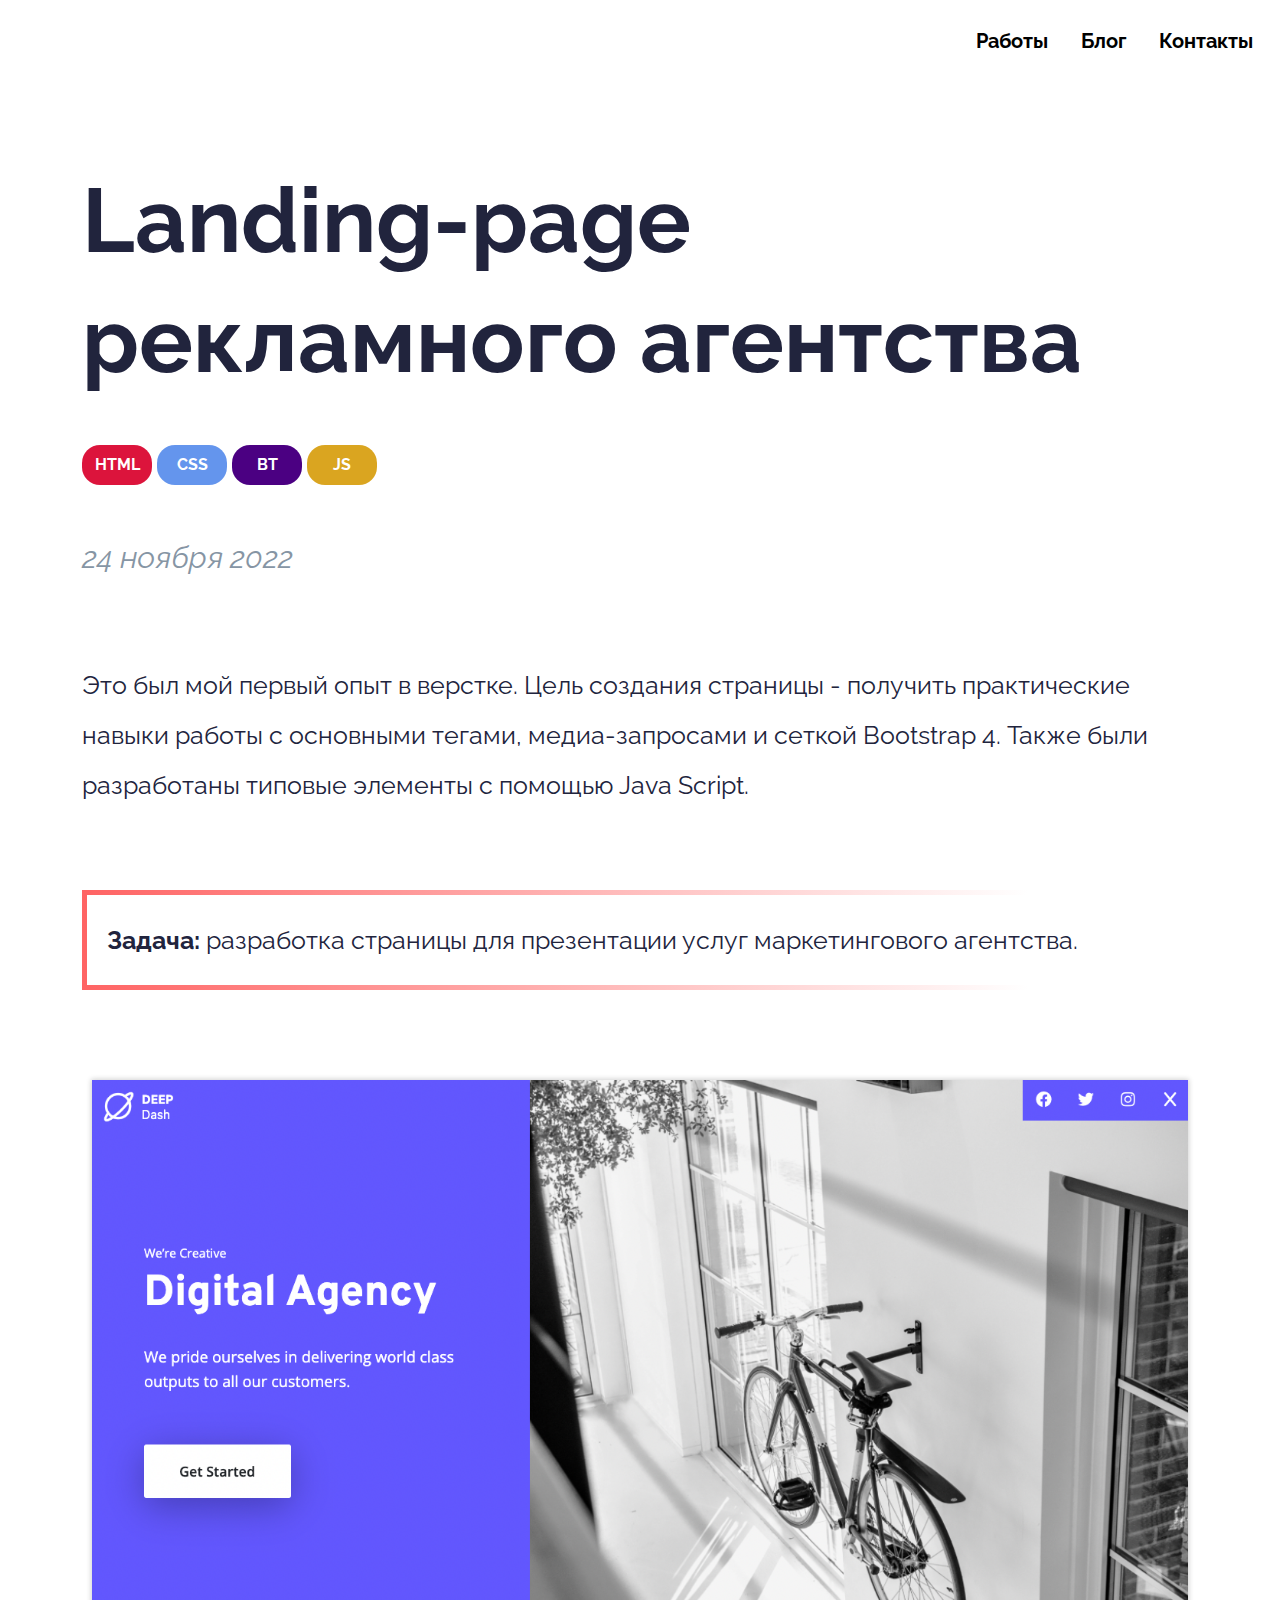
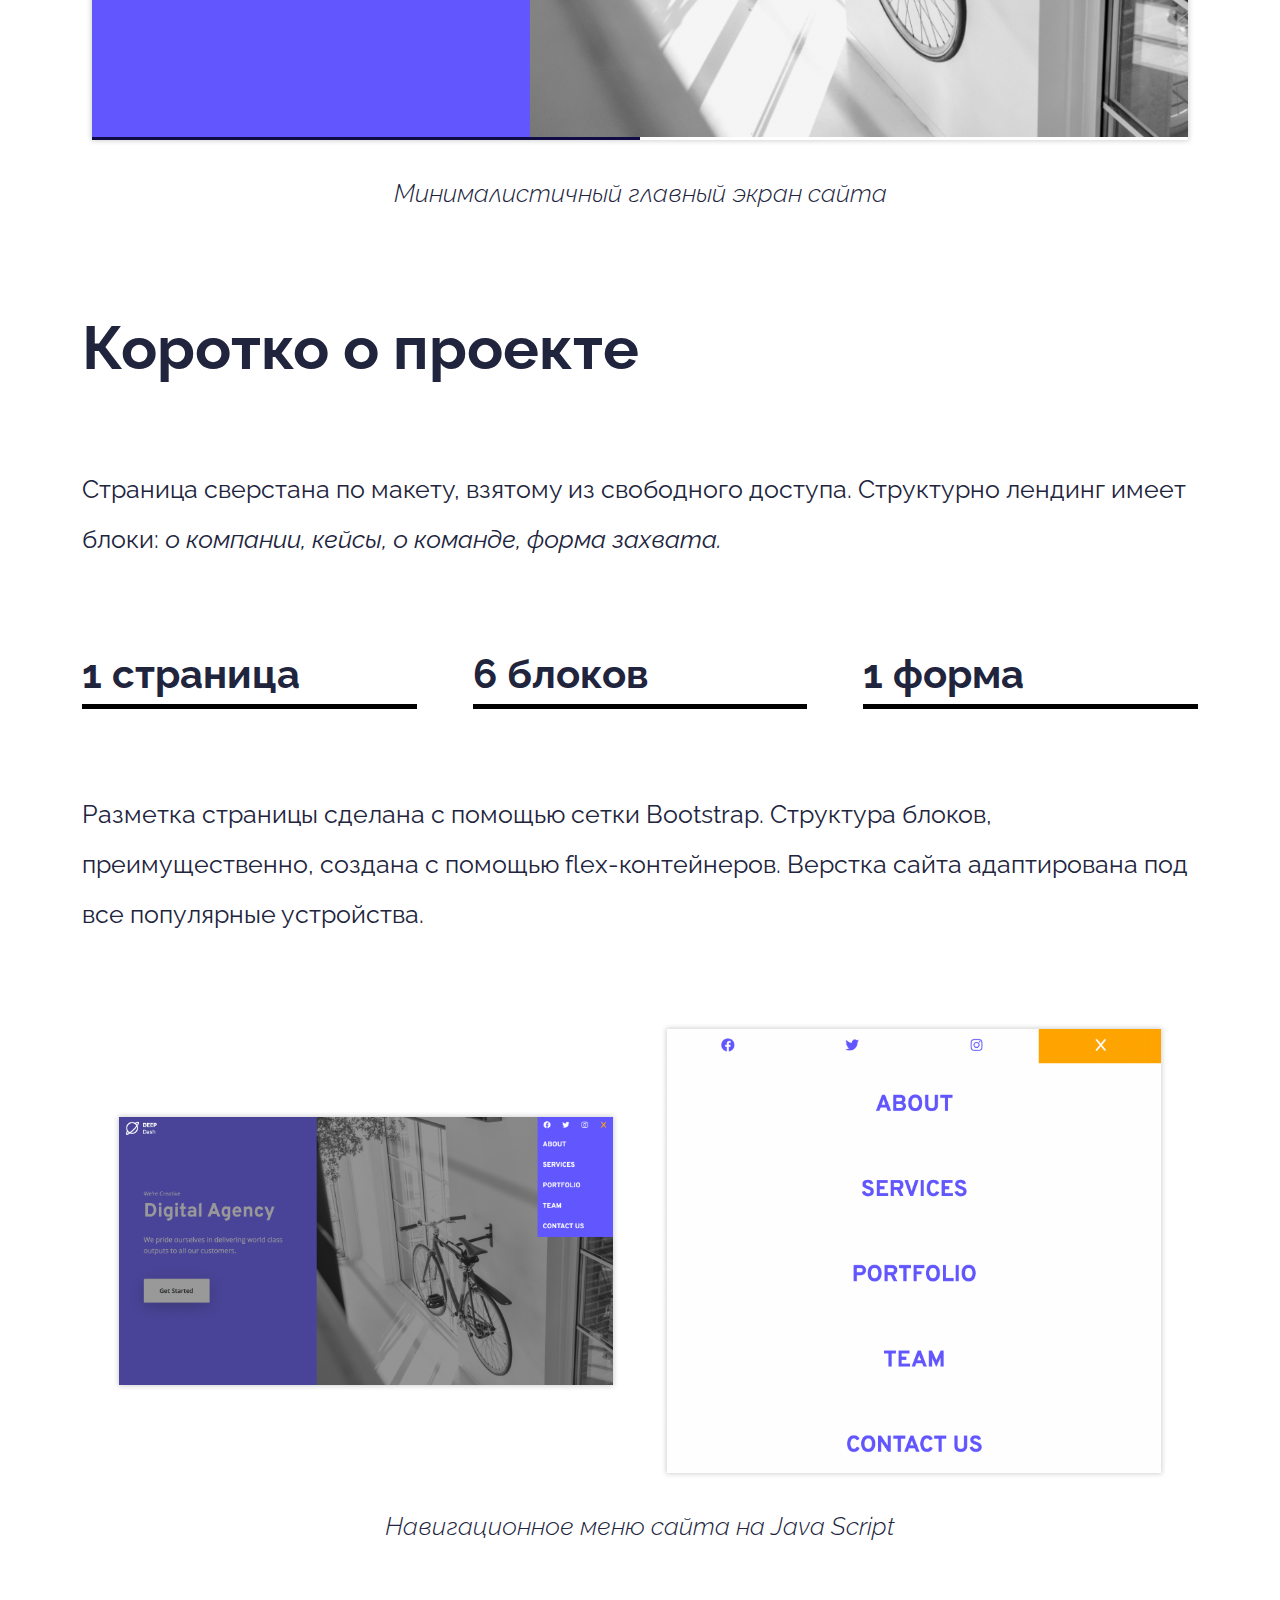
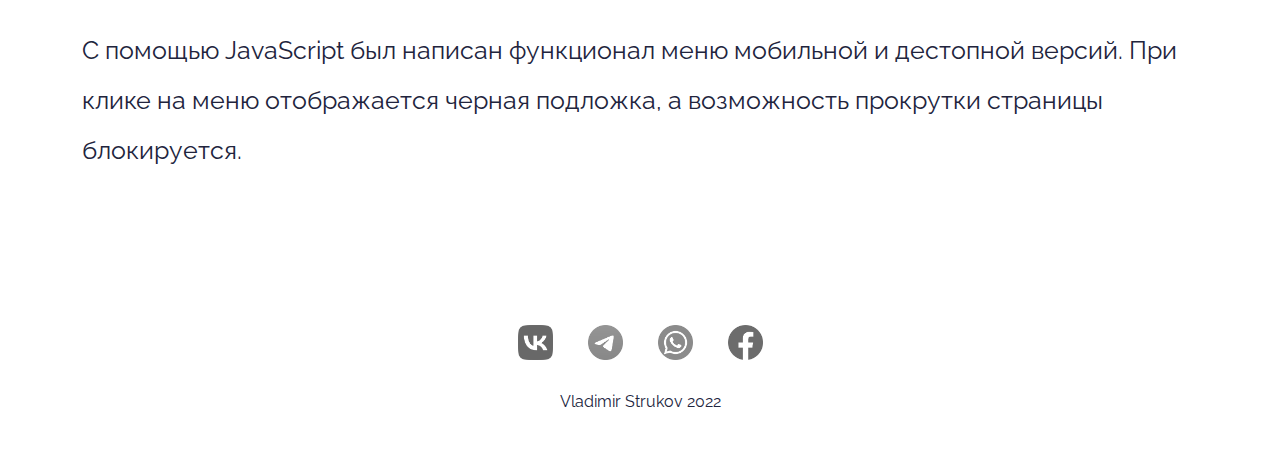
<file: digital-agency.html>
<!DOCTYPE html>
<html lang="ru">
<head>
    <meta charset="UTF-8">
    <meta http-equiv="X-UA-Compatible" content="IE=edge">
    <meta name="viewport" content="width=device-width, initial-scale=1.0">
    <title>Кейс. Digital Agency</title>
    <link href="less/main.less" type="text/css" rel="stylesheet/less"/>
    <link href="css/fonts.css" rel="stylesheet"/>
    <script src="js/less.min.js" type="text/javascript"></script>
</head>
<body>
<header>
        <div class="header">
            <a href="works.html" class="header__point">Работы</a>
            <a href="#blog" class="header__point">Блог</a>
            <a href="#" class="header__point">Контакты</a> 
        </div>
        <div class="menu">
            <div class="menu-button">
                <img src="img/menu.png" alt="menu-picture">
            </div>
            <div class="menu-points menu-points_hidden">
                <a href="works.html" class="menu-points__point">Работы</a>
                <a href="#works" class="menu-points__point">Блог</a>
                <a href="#works" class="menu-points__point">Контакты</a>
            </div>
        </div>      
</header>
<div class="container">
    <div class="row">
        <div class="col-12">
            <h1 class="works-page-title">Landing-page рекламного агентства</h1>
            <div class="works-tags works-tags_large">
                <p class="works-tags__tag works-tags__tag-html">HTML</p>
                <p class="works-tags__tag works-tags__tag-css">CSS</p>
                <p class="works-tags__tag works-tags__tag-bt">BT</p>
                <p class="works-tags__tag works-tags__tag-js">JS</p>
            </div>
            <time datetime="2022-11-24" class = "time">24 ноября 2022</time>
            <p class="article-text">
                Это был мой первый опыт в верстке. Цель создания страницы - получить практические навыки работы с основными тегами, медиа-запросами и сеткой Bootstrap 4. Также были разработаны типовые элементы с помощью Java Script.
            </p>
            <p class="article-text article-text_important">
                <strong>Задача:</strong> разработка страницы для презентации услуг маркетингового агентства.
            </p>
            <section class="img-container">
                <img src="img/case1/site1.png" alt="Главный экран сайта" class="img-container__img">
            </section>
            <p class="img-description">Минималистичный главный экран сайта</p>
            <h2 class="works-page-subtitle">Коротко о проекте</h2>
            <p class="article-text">
                Страница сверстана по макету, взятому из свободного доступа. Структурно лендинг имеет блоки: <em>о компании, кейсы, о команде, форма захвата.</em> 
            </p>
            <section class="works-numbers">
                <div class="works-numbers__number">
                    1 страница
                </div>
                <div class="works-numbers__number">
                    6 блоков
                </div>
                <div class="works-numbers__number">
                    1 форма
                </div>
            </section>
            <p class="article-text">
                Разметка страницы сделана с помощью сетки Bootstrap. Структура блоков, преимущественно, создана с помощью flex-контейнеров. Верстка сайта адаптирована под все популярные устройства.
            </p>
            <section class="img-double">
                <img src="img/case1/desktop-menu.png" alt="desktop-menu" class="img-double__img">
                <img src="img/case1/mobile-menu.png" alt="mobile-menu" class="img-double__img">
            </section>
            <p class="img-description">Навигационное меню сайта на Java Script</p>
            <p class="article-text">С помощью JavaScript был написан функционал меню мобильной и дестопной версий. При клике на меню отображается черная подложка, а возможность прокрутки страницы блокируется.</p>
        </div>
    </div>
</div>
<footer>
    <div class="container">
        <div class="row">
            <div class="col-12">
                <div class="social-buttons">
                    <a href="https://vk.com/ymonitor"><img src="img/social/vk.png" alt="VK"></a>
                    <a href="https://www.t.me/hot_marketer"><img src="img/social/tg.png" alt="Telegram"></a>
                    <a href="https://api.whatsapp.com/send?phone=79001334098"><img src="img/social/wa.png" alt="WhatsApp"></a>
                    <a href="https://www.facebook.com/profile.php?id=100086349682973"><img src="img/social/fb.png" alt="Facebook"></a>
                </div>
                <div class="copyright">
                    <p>Vladimir Strukov 2022</p>
                </div>
            </div>
        </div>
    </div>
</footer>
</body>
</html>
</file>
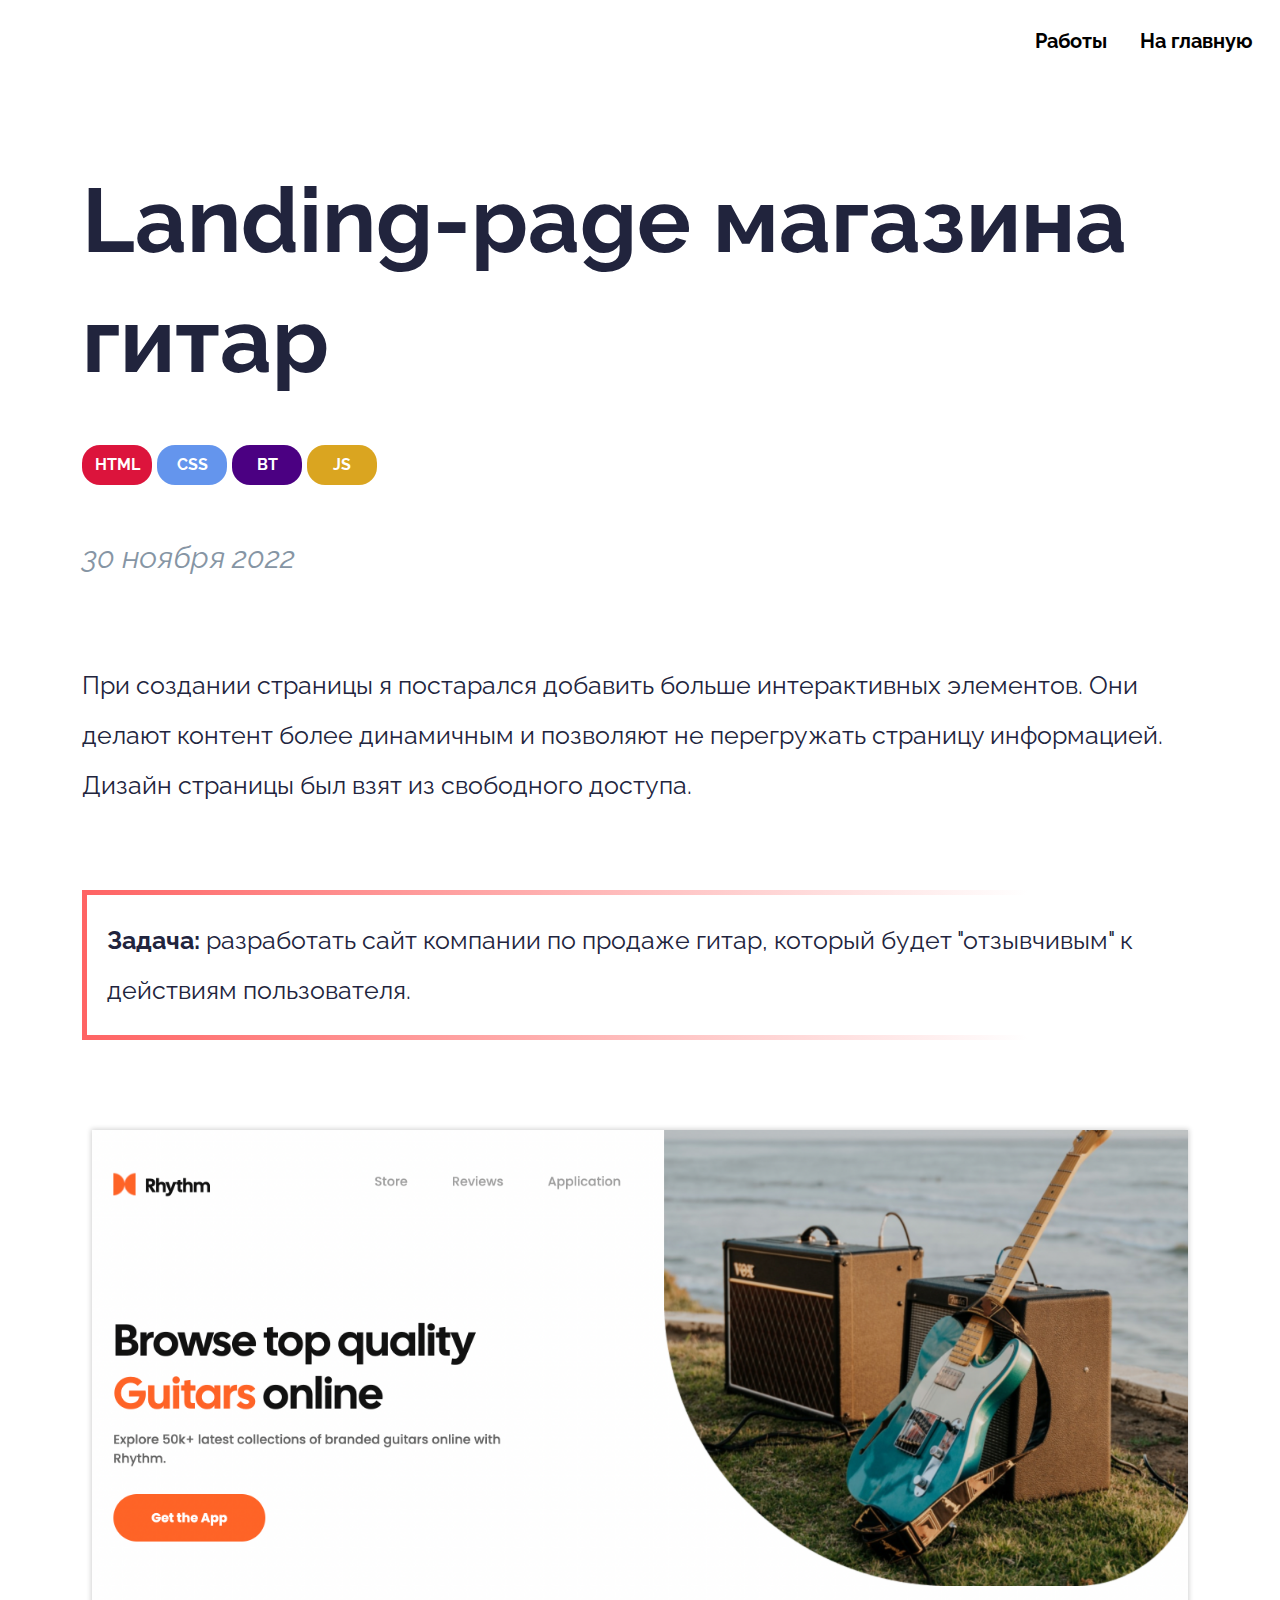
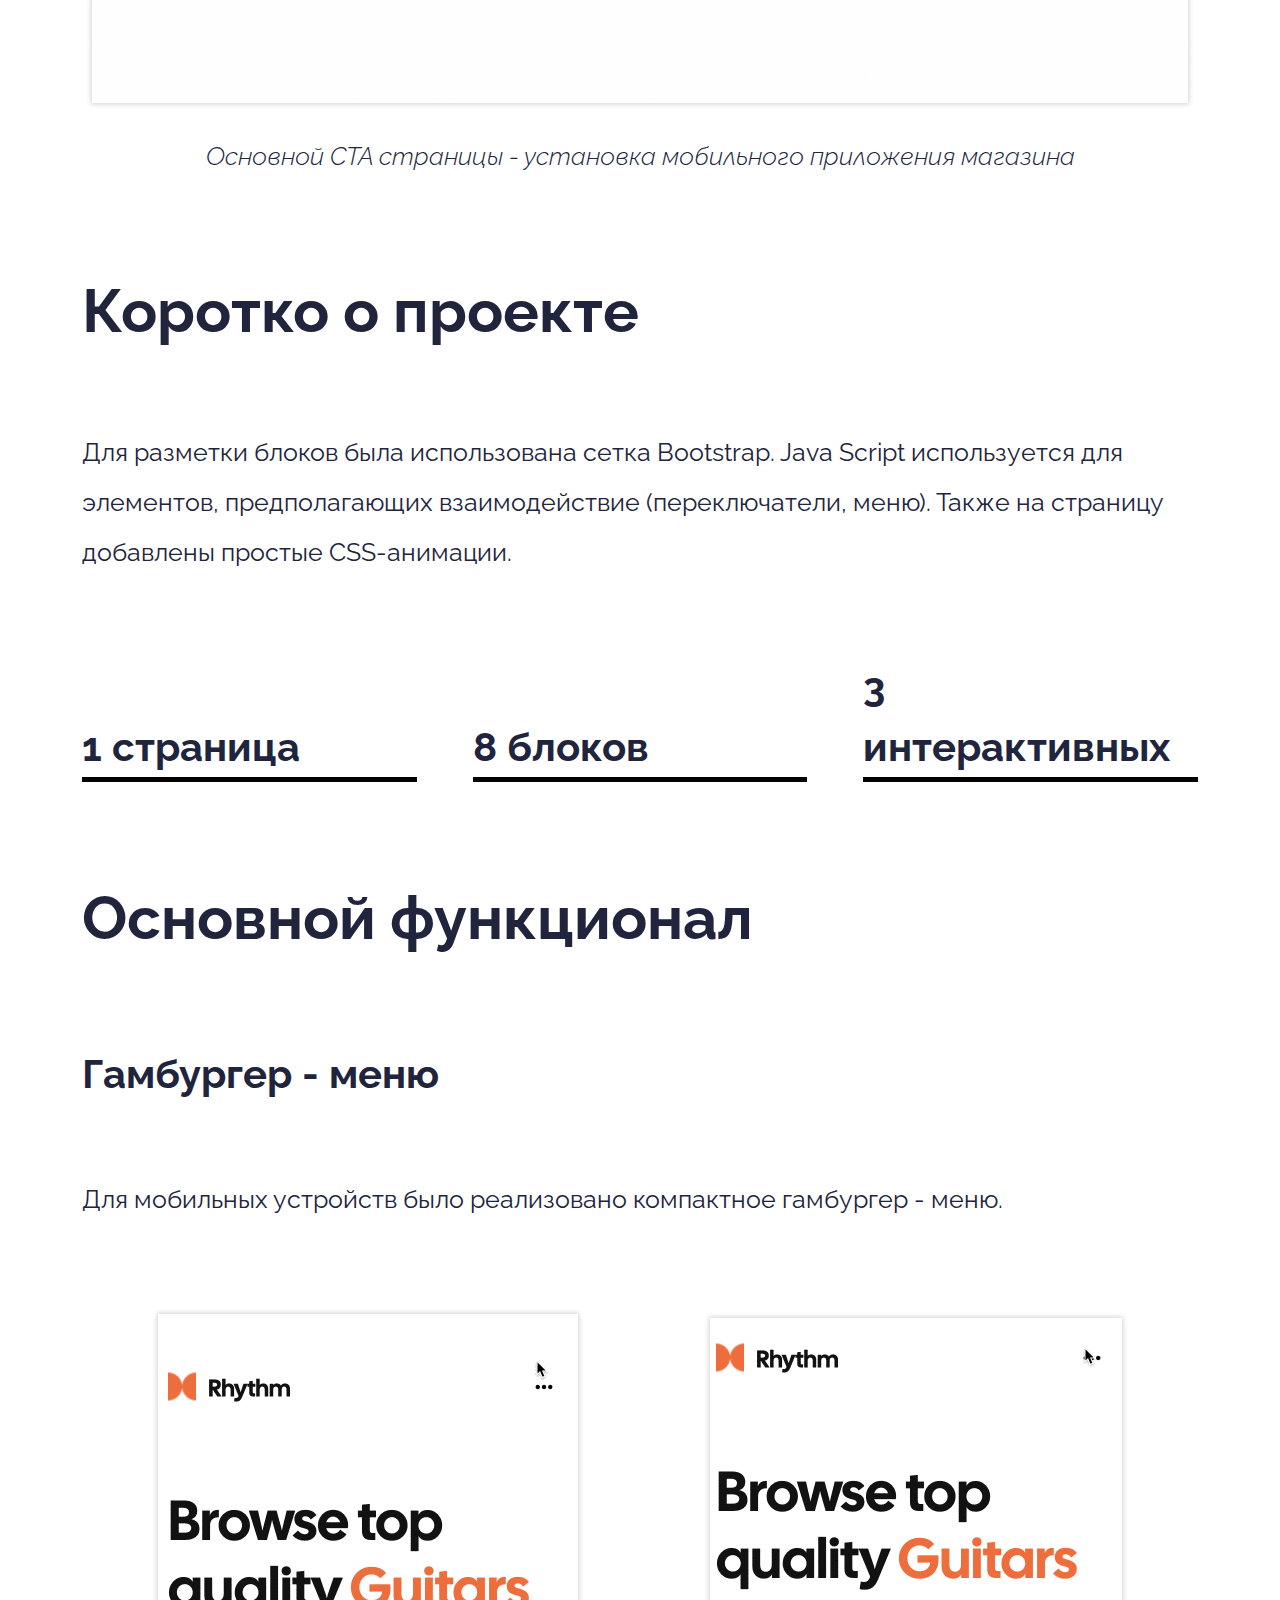
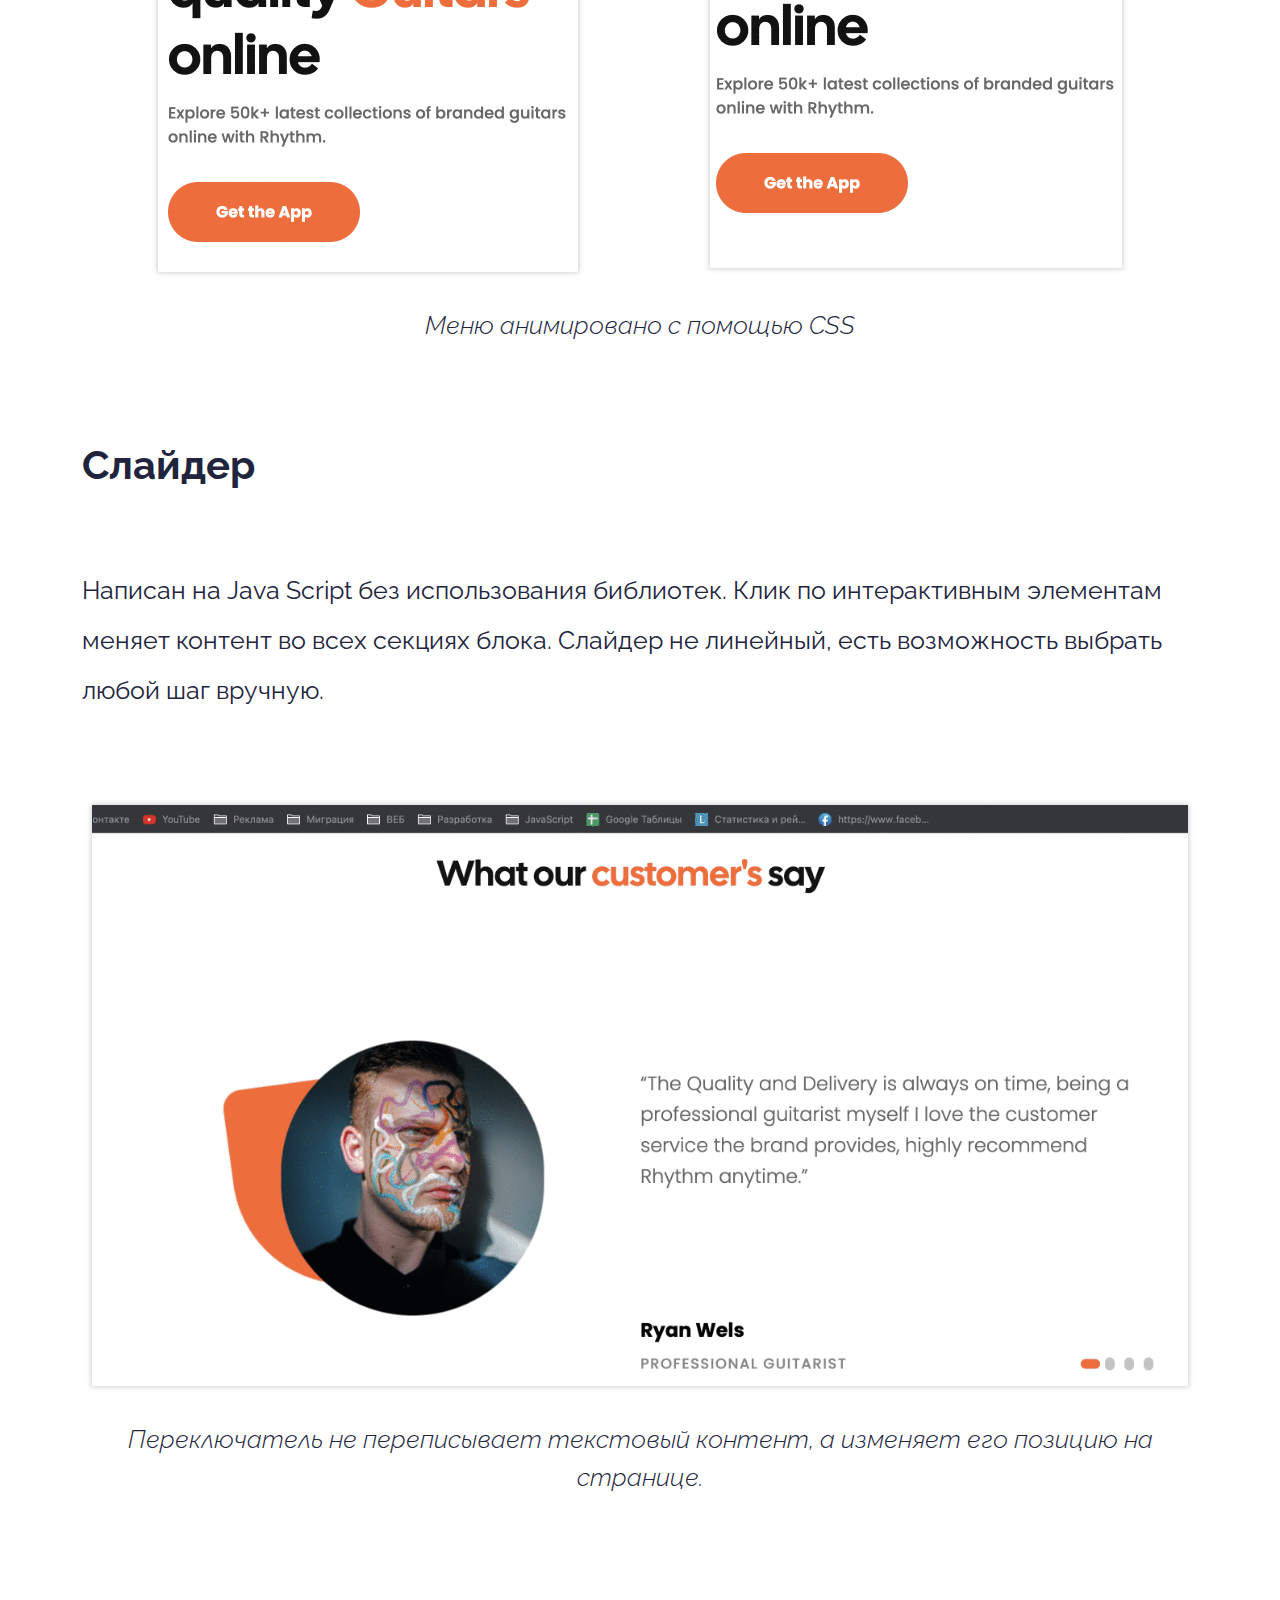
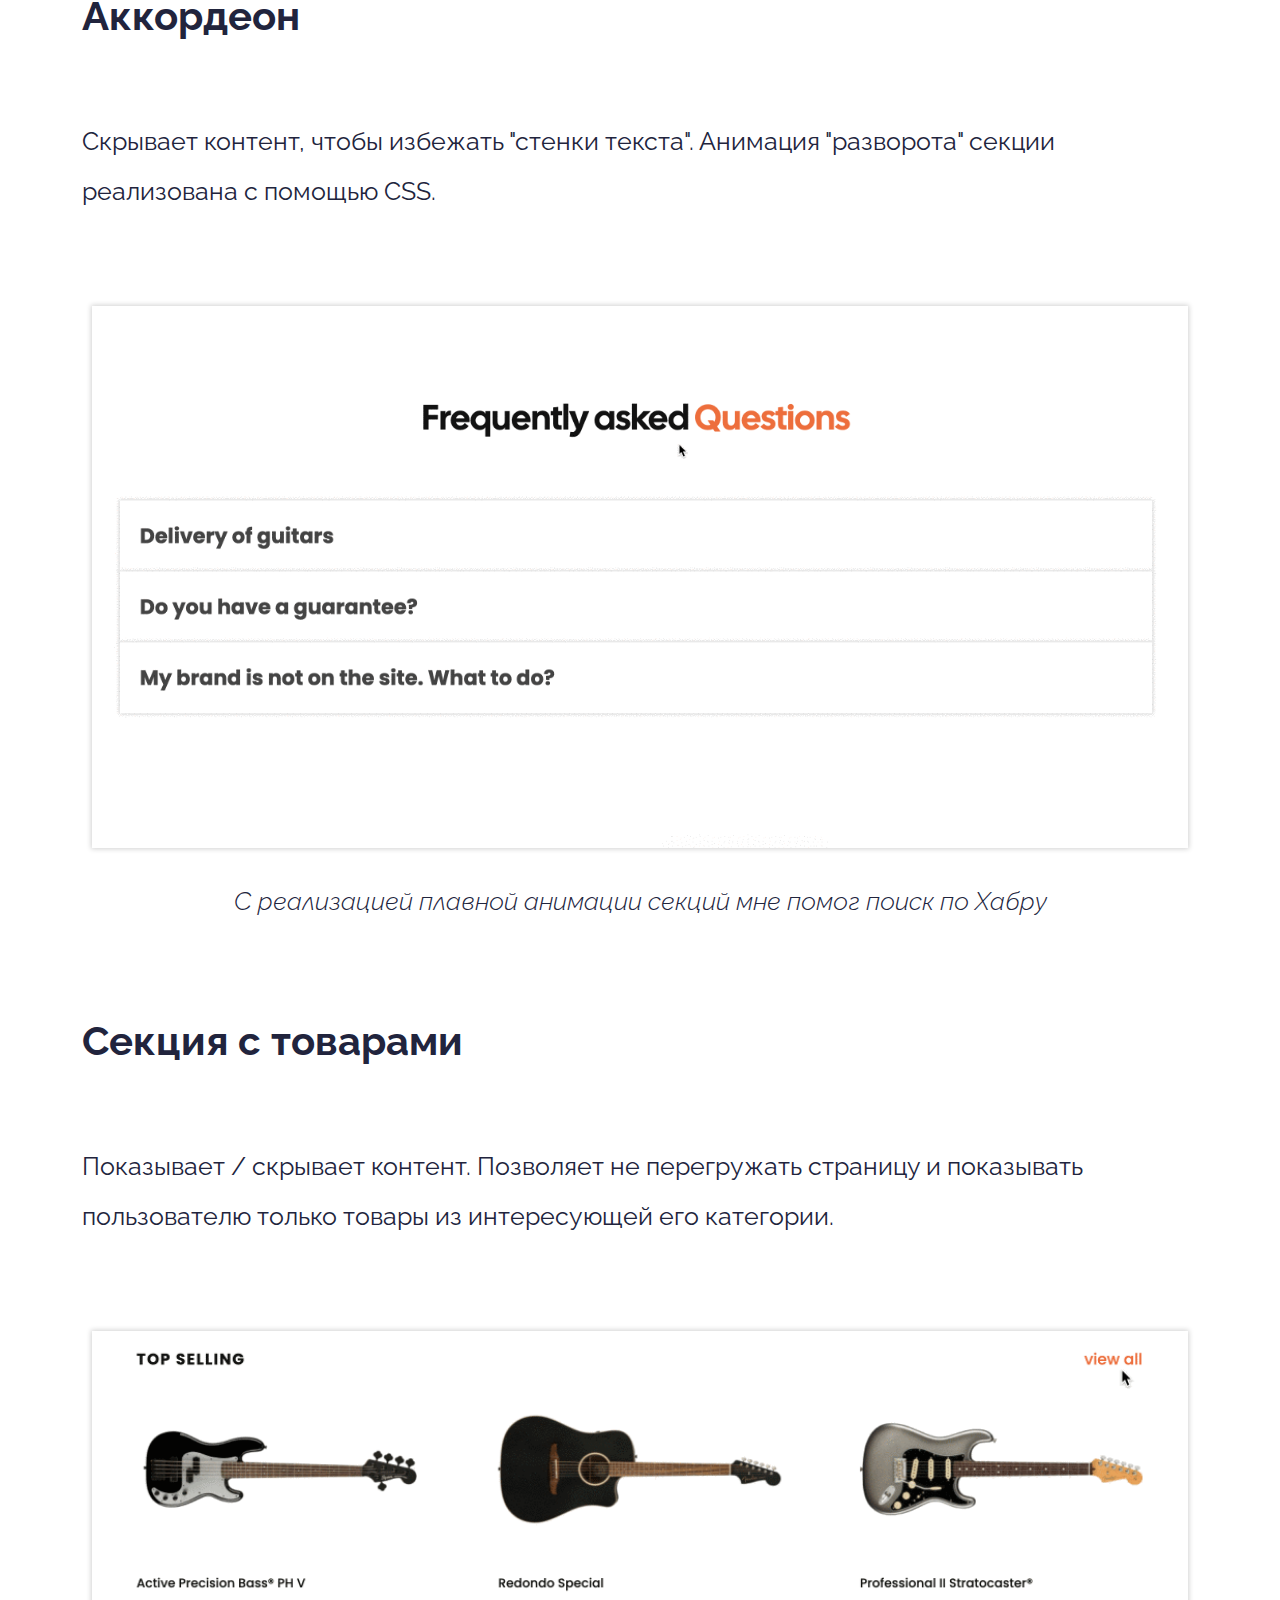
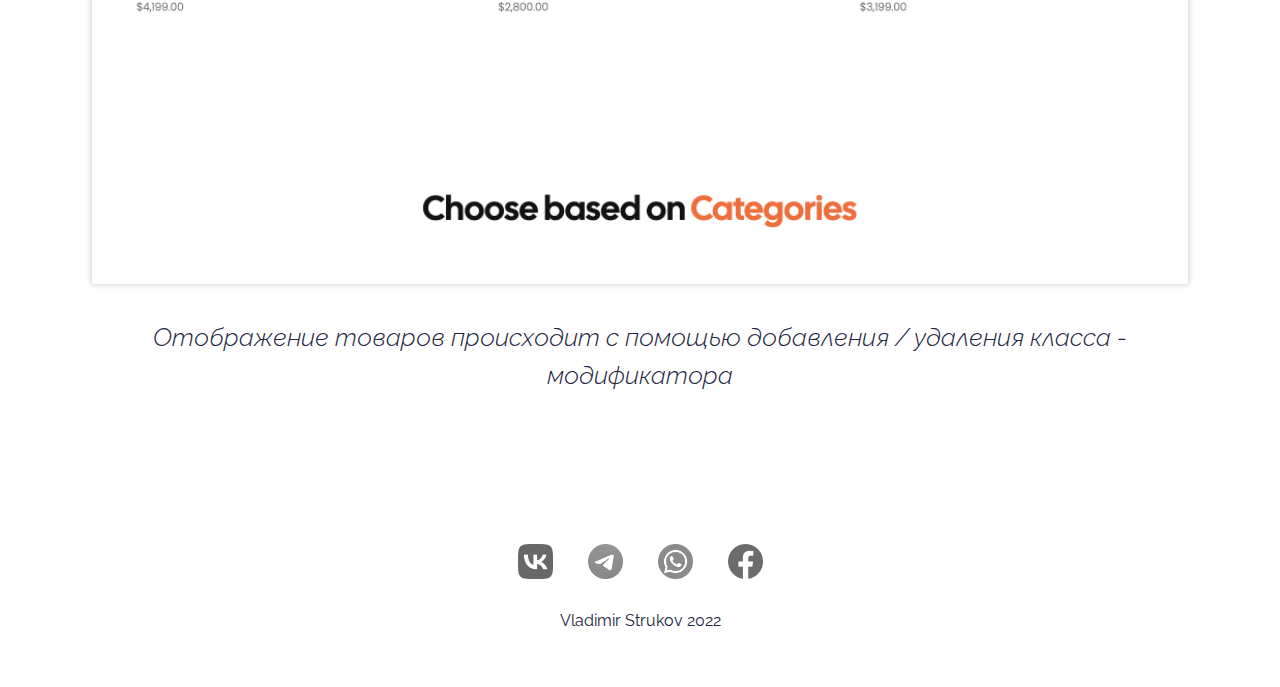
<file: guitar-shop.html>
<!DOCTYPE html>
<html lang="ru">
<head>
    <meta charset="UTF-8">
    <meta http-equiv="X-UA-Compatible" content="IE=edge">
    <meta name="viewport" content="width=device-width, initial-scale=1.0">
    <title>Кейс. Guitar shop</title>
    <link href="less/main.less" type="text/css" rel="stylesheet/less"/>
    <link href="css/fonts.css" rel="stylesheet"/>
    <script src="js/less.min.js" type="text/javascript"></script>
</head>
<body>
<header>
        <div class="header">
            <a href="works.html" class="header__point">Работы</a>
            <a href="index.html" class="header__point">На главную</a>
            <!-- <a href="#" class="header__point">Обо мне</a>  -->
        </div>
        <div class="menu">
            <div class="menu-button">
                <img src="img/menu.png" alt="menu-picture">
            </div>
            <div class="menu-points menu-points_hidden">
                <a href="index.html" class="menu-points__point">На главную</a>
                <!-- <a href="#works" class="menu-points__point">Контакты</a> -->
            </div>
        </div>      
</header>
<div class="container">
    <div class="row">
        <div class="col-12">
            <h1 class="works-page-title">Landing-page магазина гитар</h1>
            <div class="works-tags works-tags_large">
                <p class="works-tags__tag works-tags__tag-html">HTML</p>
                <p class="works-tags__tag works-tags__tag-css">CSS</p>
                <p class="works-tags__tag works-tags__tag-bt">BT</p>
                <p class="works-tags__tag works-tags__tag-js">JS</p>
            </div>
            <time datetime="2022-11-30" class = "time">30 ноября 2022</time>
            <p class="article-text">
                При создании страницы я постарался добавить больше интерактивных элементов. Они делают контент более динамичным и позволяют не перегружать страницу информацией. Дизайн страницы был взят из свободного доступа.
            </p>
            <p class="article-text article-text_important">
                <strong>Задача:</strong> разработать сайт компании по продаже гитар, который будет "отзывчивым" к действиям пользователя.
            </p>
            <section class="img-container">
                <img src="img/case2/main-screen.png" alt="Главный экран сайта" class="img-container__img">
            </section>
            <p class="img-description">Основной CTA страницы - установка мобильного приложения магазина</p>
            <h2 class="works-page-subtitle">Коротко о проекте</h2>
            <p class="article-text">
                Для разметки блоков была использована сетка Bootstrap. Java Script используется для элементов, предполагающих взаимодействие (переключатели, меню). Также на страницу добавлены простые CSS-анимации.  
            </p>
            <section class="works-numbers">
                <div class="works-numbers__number">
                    1 страница
                </div>
                <div class="works-numbers__number">
                    8 блоков
                </div>
                <div class="works-numbers__number">
                    3 интерактивных
                </div>
            </section>
            <h2 class="works-page-subtitle">Основной функционал</h2>
            <h3 class="works-page-section-title">Гамбургер - меню</h3>
            <p class="article-text">
                Для мобильных устройств было реализовано компактное гамбургер - меню.
            </p>
            <section class="img-double">
                <img src="img/case2/menu.gif" alt="mobile menu" class="img-double__img">
                <img src="img/case2/menu2.gif" alt="mobile menu calcelation" class="img-double__img">
            </section>
            <p class="img-description">Меню анимировано с помощью CSS</p>
            <h3 class="works-page-section-title">Слайдер</h3>
            <p class="article-text">Написан на Java Script без использования библиотек. Клик по интерактивным элементам меняет контент во всех секциях блока. Слайдер не линейный, есть возможность выбрать любой шаг вручную.</p>
            <section class="img-container">
                <img src="img/case2/slider.gif" alt="Слайдер" class="img-container__img">
            </section>
            <p class="img-description">Переключатель не переписывает текстовый контент, а изменяет его позицию на странице.</p>
            <h3 class="works-page-section-title">Аккордеон</h3>
            <p class="article-text">Скрывает контент, чтобы избежать "стенки текста". Анимация "разворота" секции реализована с помощью CSS.</p>
            <section class="img-container">
                <img src="img/case2/accordion.gif" alt="Слайдер" class="img-container__img">
            </section>
            <p class="img-description">С реализацией плавной анимации секций мне помог поиск по Хабру</p>
            <h3 class="works-page-section-title">Секция с товарами</h3>
            <p class="article-text">Показывает / скрывает контент. Позволяет не перегружать страницу и показывать пользователю только товары из интересующей его категории.</p>
            <section class="img-container">
                <img src="img/case2/goods.gif" alt="Товарная галлерея" class="img-container__img">
            </section>
            <p class="img-description">Отображение товаров происходит с помощью добавления / удаления класса - модификатора</p>
        </div>
    </div>
</div>
<footer>
    <div class="container">
        <div class="row">
            <div class="col-12">
                <div class="social-buttons">
                    <a href="https://vk.com/ymonitor"><img src="img/social/vk.png" alt="VK"></a>
                    <a href="https://www.t.me/hot_marketer"><img src="img/social/tg.png" alt="Telegram"></a>
                    <a href="https://api.whatsapp.com/send?phone=79001334098"><img src="img/social/wa.png" alt="WhatsApp"></a>
                    <a href="https://www.facebook.com/profile.php?id=100086349682973"><img src="img/social/fb.png" alt="Facebook"></a>
                </div>
                <div class="copyright">
                    <p>Vladimir Strukov 2022</p>
                </div>
            </div>
        </div>
    </div>
</footer>
</body>
</html>
</file>
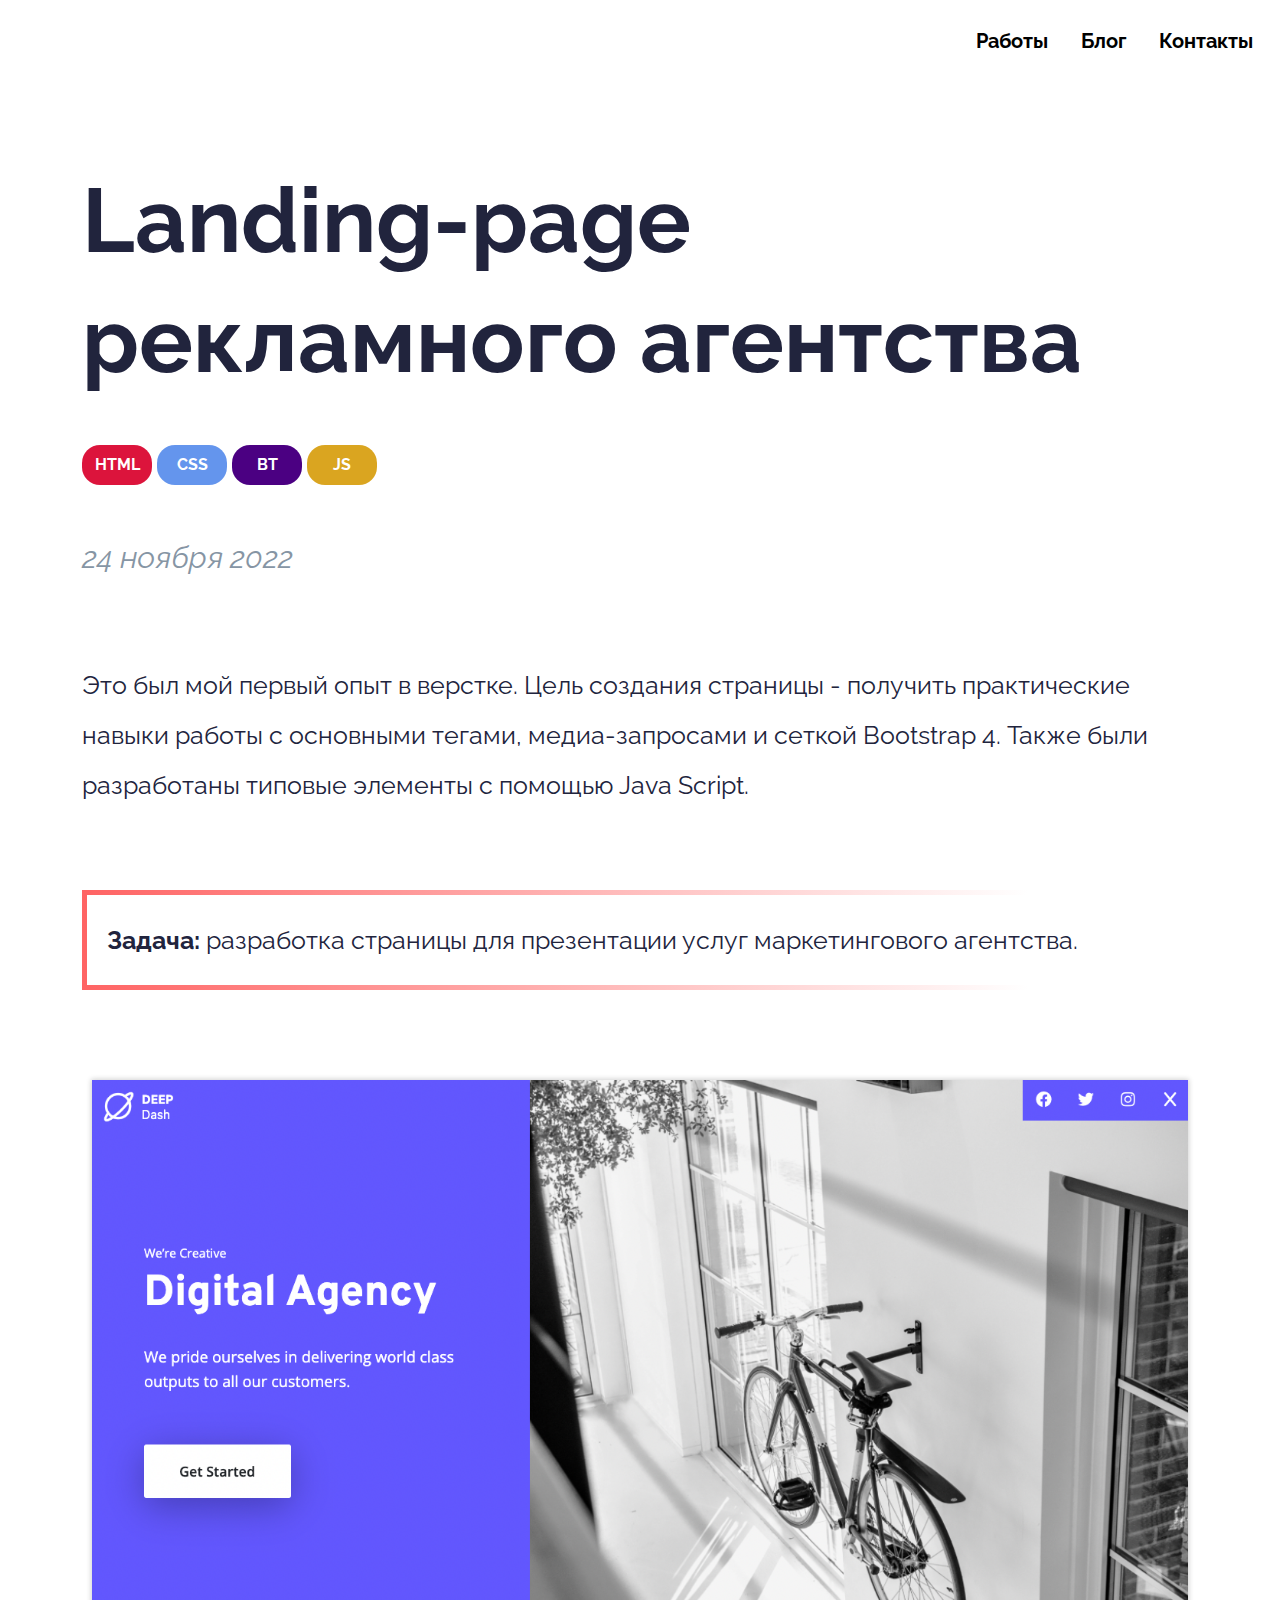
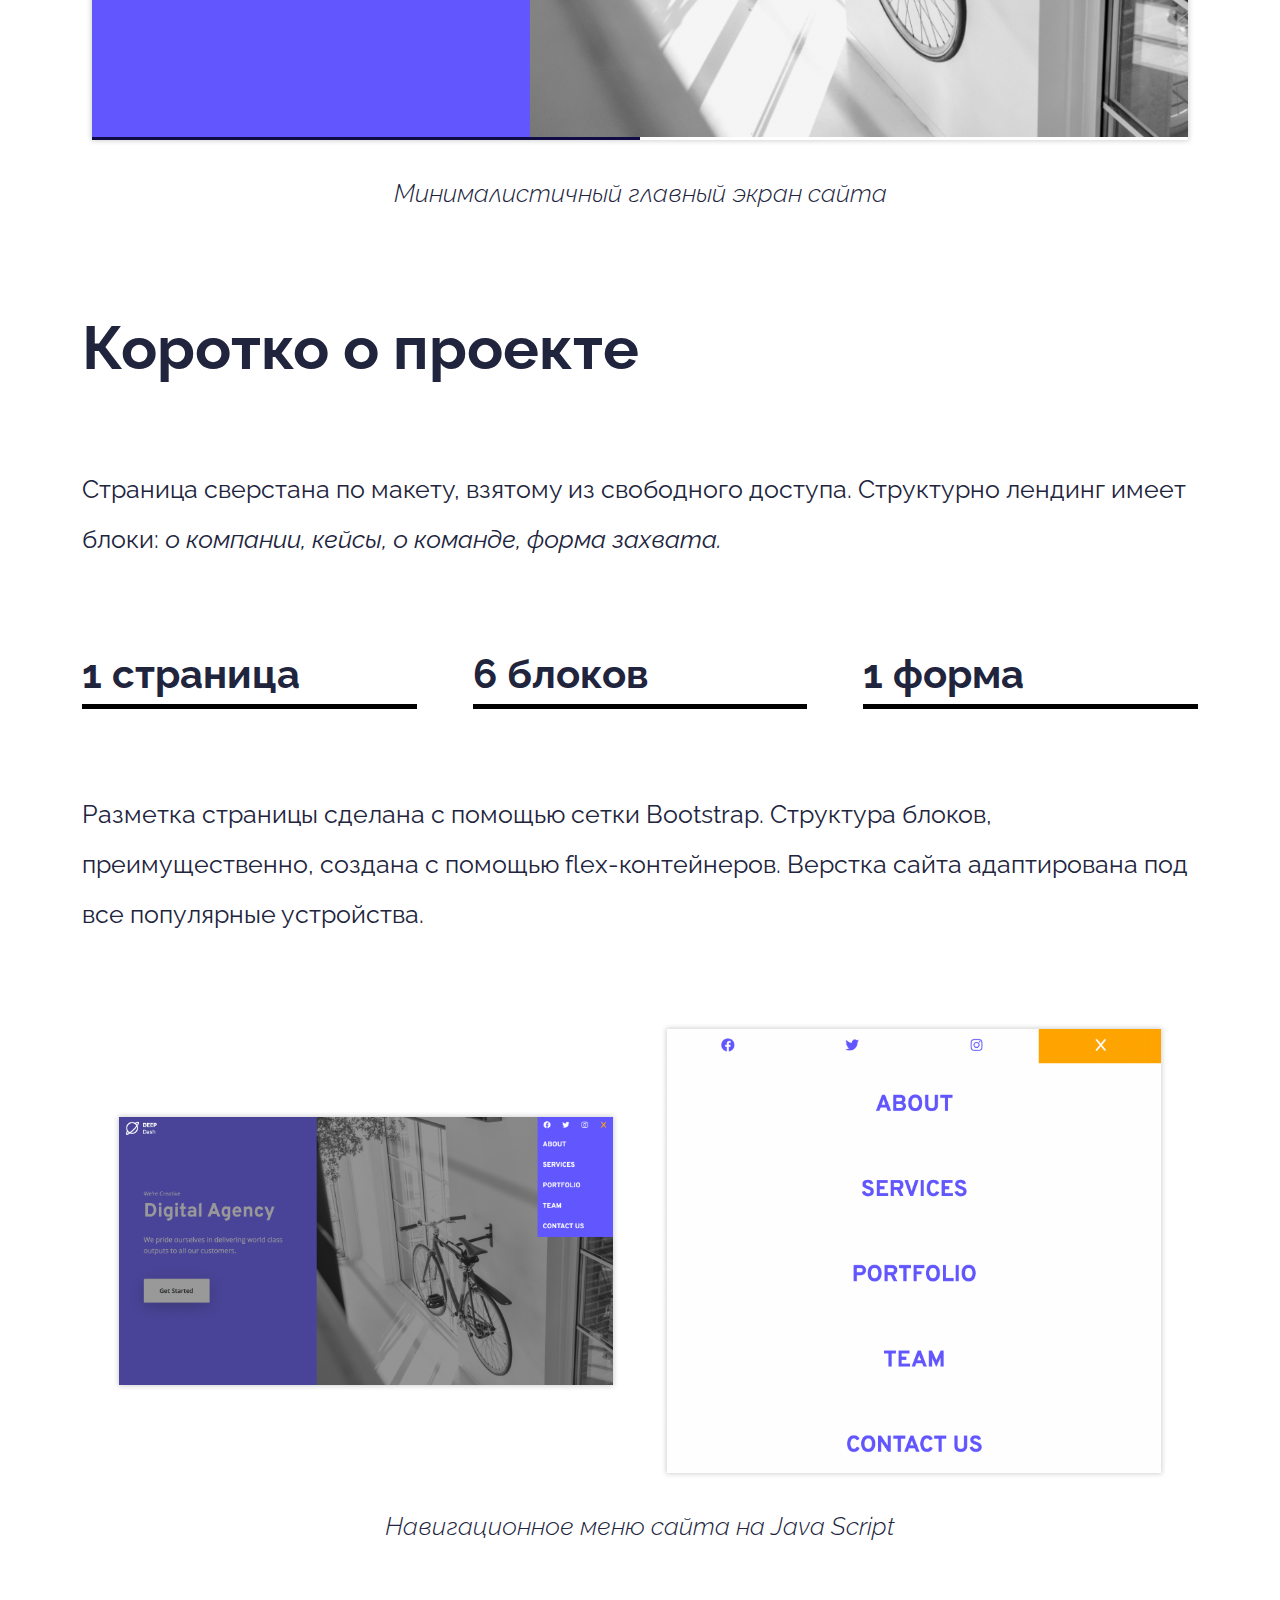
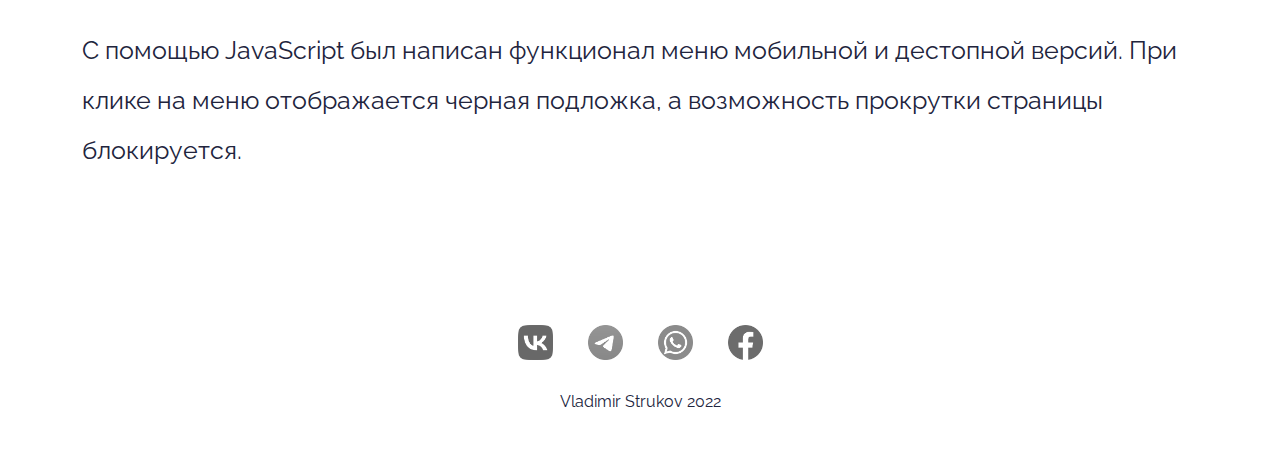
<file: smart-agency.html>
<!DOCTYPE html>
<html lang="ru">
<head>
    <meta charset="UTF-8">
    <meta http-equiv="X-UA-Compatible" content="IE=edge">
    <meta name="viewport" content="width=device-width, initial-scale=1.0">
    <title>Владимир. Портфолио</title>
    <link href="less/main.less" type="text/css" rel="stylesheet/less"/>
    <link href="css/fonts.css" rel="stylesheet"/>
    <script src="js/less.min.js" type="text/javascript"></script>
</head>
<body>
<header>
        <div class="header">
            <a href="works.html" class="header__point">Работы</a>
            <a href="#blog" class="header__point">Блог</a>
            <a href="#" class="header__point">Контакты</a> 
        </div>
        <div class="menu">
            <div class="menu-button">
                <img src="img/menu.png" alt="menu-picture">
            </div>
            <div class="menu-points menu-points_hidden">
                <a href="works.html" class="menu-points__point">Работы</a>
                <a href="#works" class="menu-points__point">Блог</a>
                <a href="#works" class="menu-points__point">Контакты</a>
            </div>
        </div>      
</header>
<div class="container">
    <div class="row">
        <div class="col-12">
            <h1 class="works-page-title">Landing-page рекламного агентства</h1>
            <div class="works-tags works-tags_large">
                <p class="works-tags__tag works-tags__tag-html">HTML</p>
                <p class="works-tags__tag works-tags__tag-css">CSS</p>
                <p class="works-tags__tag works-tags__tag-bt">BT</p>
                <p class="works-tags__tag works-tags__tag-js">JS</p>
            </div>
            <time datetime="2022-11-24" class = "time">24 ноября 2022</time>
            <p class="article-text">
                Это был мой первый опыт в верстке. Цель создания страницы - получить практические навыки работы с основными тегами, медиа-запросами и сеткой Bootstrap 4. Также были разработаны типовые элементы с помощью Java Script.
            </p>
            <p class="article-text article-text_important">
                <strong>Задача:</strong> разработка страницы для презентации услуг маркетингового агентства.
            </p>
            <section class="img-container">
                <img src="img/case1/site1.png" alt="Главный экран сайта" class="img-container__img">
            </section>
            <p class="img-description">Минималистичный главный экран сайта</p>
            <h2 class="works-page-subtitle">Коротко о проекте</h2>
            <p class="article-text">
                Страница сверстана по макету, взятому из свободного доступа. Структурно лендинг имеет блоки: <em>о компании, кейсы, о команде, форма захвата.</em> 
            </p>
            <section class="works-numbers">
                <div class="works-numbers__number">
                    1 страница
                </div>
                <div class="works-numbers__number">
                    6 блоков
                </div>
                <div class="works-numbers__number">
                    1 форма
                </div>
            </section>
            <p class="article-text">
                Разметка страницы сделана с помощью сетки Bootstrap. Структура блоков, преимущественно, создана с помощью flex-контейнеров. Верстка сайта адаптирована под все популярные устройства.
            </p>
            <section class="img-double">
                <img src="img/case1/desktop-menu.png" alt="desktop-menu" class="img-double__img">
                <img src="img/case1/mobile-menu.png" alt="mobile-menu" class="img-double__img">
            </section>
            <p class="img-description">Навигационное меню сайта на Java Script</p>
            <p class="article-text">С помощью JavaScript был написан функционал меню мобильной и дестопной версий. При клике на меню отображается черная подложка, а возможность прокрутки страницы блокируется.</p>
        </div>
    </div>
</div>
<footer>
    <div class="container">
        <div class="row">
            <div class="col-12">
                <div class="social-buttons">
                    <a href="https://vk.com/ymonitor"><img src="img/social/vk.png" alt="VK"></a>
                    <a href="https://www.t.me/hot_marketer"><img src="img/social/tg.png" alt="Telegram"></a>
                    <a href="https://api.whatsapp.com/send?phone=79001334098"><img src="img/social/wa.png" alt="WhatsApp"></a>
                    <a href="https://www.facebook.com/profile.php?id=100086349682973"><img src="img/social/fb.png" alt="Facebook"></a>
                </div>
                <div class="copyright">
                    <p>Vladimir Strukov 2022</p>
                </div>
            </div>
        </div>
    </div>
</footer>
</body>
</html>
</file>
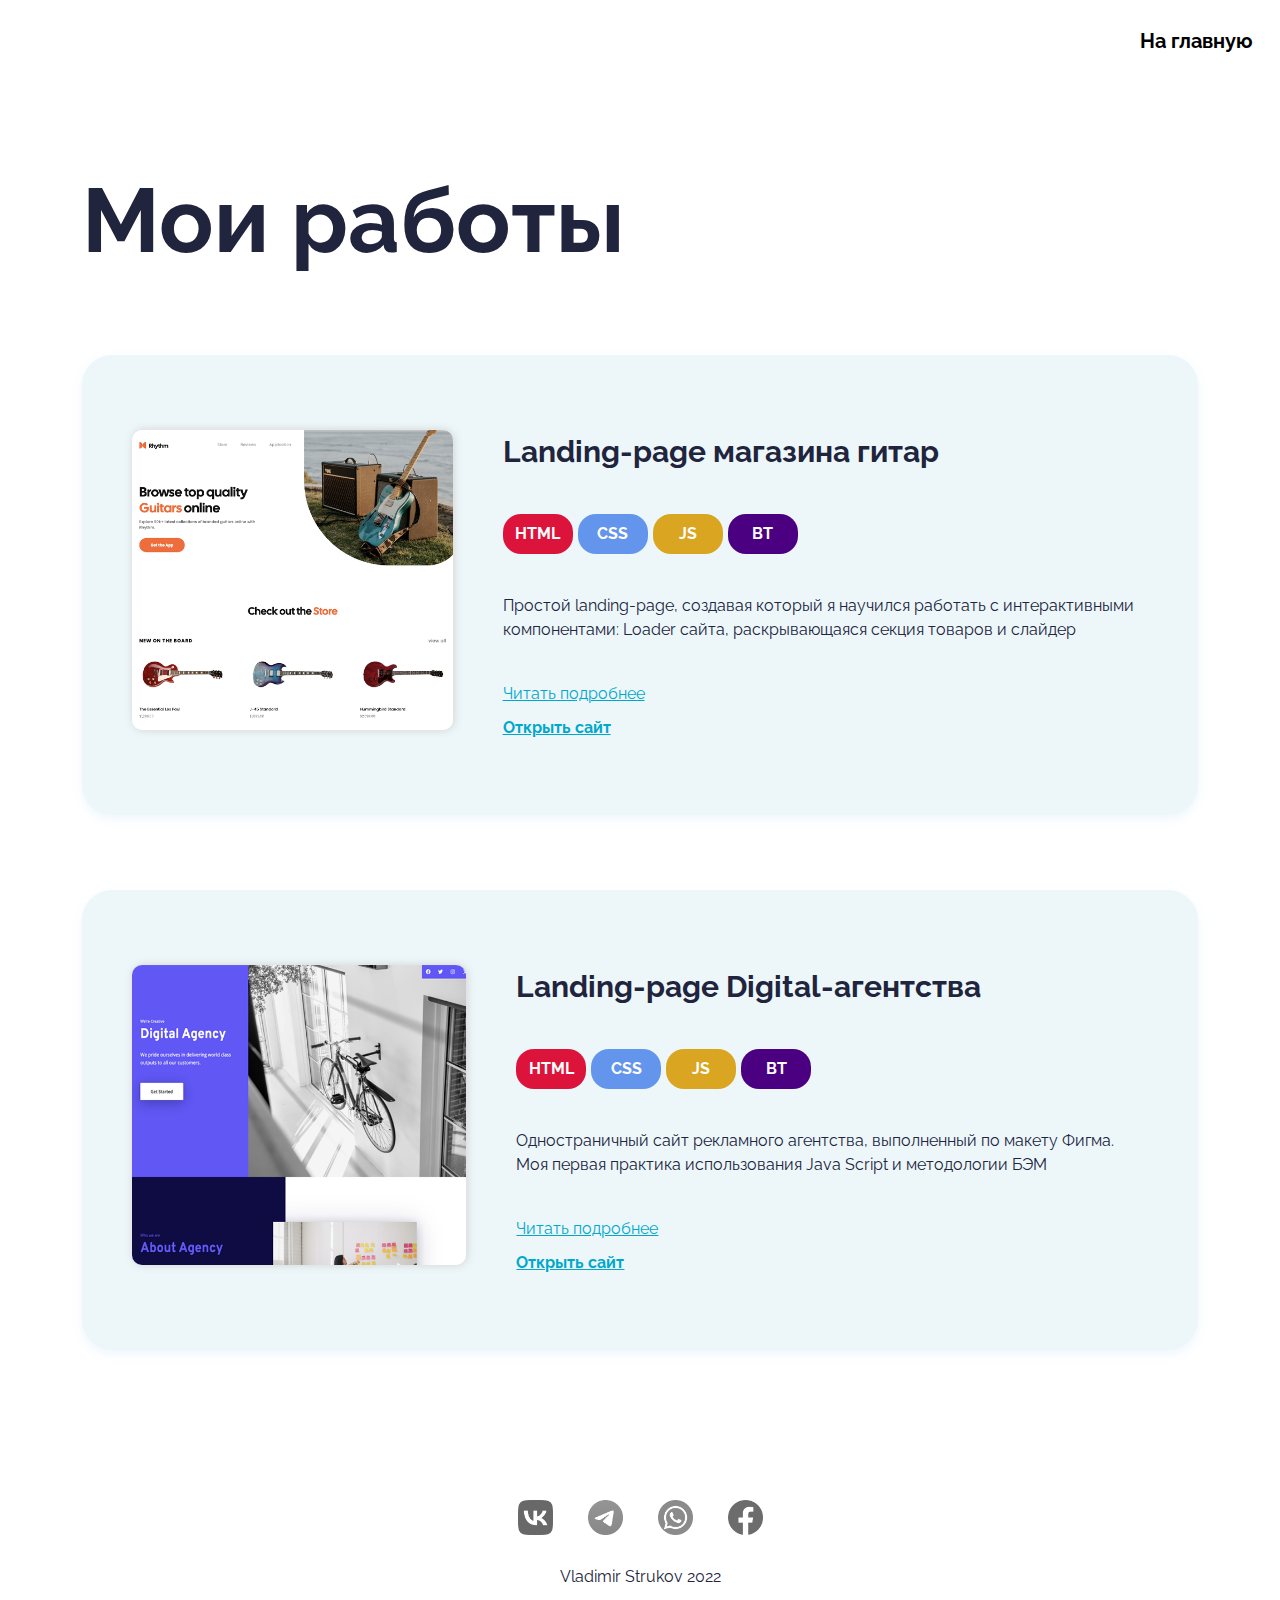
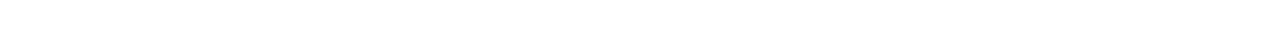
<file: works.html>
<!DOCTYPE html>
<html lang="ru">
<head>
    <meta charset="UTF-8">
    <meta http-equiv="X-UA-Compatible" content="IE=edge">
    <meta name="viewport" content="width=device-width, initial-scale=1.0">
    <title>Портфолио работ</title>
    <link href="less/main.less" type="text/css" rel="stylesheet/less"/>
    <link href="css/fonts.css" rel="stylesheet"/>
    <script src="js/less.min.js" type="text/javascript"></script>
</head>
<body>
    <header>
        <div class="header">
            <a href="index.html" class="header__point">На главную</a>
            <!-- <a href="#blog" class="header__point">Блог</a>
            <a href="#" class="header__point">Контакты</a>  -->
        </div>
        <div class="menu">
            <div class="menu-button">
                <img src="img/menu.png" alt="menu-picture">
            </div>
            <div class="menu-points menu-points_hidden">
                <a href="index.html" class="menu-points__point">На главную</a>
                <!-- <a href="#works" class="menu-points__point">Блог</a>
                <a href="#works" class="menu-points__point">Контакты</a> -->
            </div>
        </div>      
</header>
<main>
    <div class="container">
        <div class="row">
            <section class="col-12">
                <h1 class="works-page-title">Мои работы</h1>
                <div class="works-container">
                    <section class="works-card">
                        <div class="works-card__image">
                            <img src="img/cases/Guitar_site.png" alt="Guitar Shop site">
                        </div>
                        <div class="works-card-container">
                            <h3 class="works-card__title">Landing-page магазина гитар</h3>
                            <div class="works-tags">
                                <p class="works-tags__tag works-tags__tag-html">HTML</p>
                                <p class="works-tags__tag works-tags__tag-css">CSS</p>
                                <p class="works-tags__tag works-tags__tag-js">JS</p>
                                <p class="works-tags__tag works-tags__tag-bt">BT</p>
                            </div>
                            <p class="works-card__description"> Простой landing-page, создавая который я научился работать с интерактивными компонентами: Loader сайта, раскрывающаяся секция товаров и слайдер</p>
                            <div>
                                <a class="works-card__link" href="guitar-shop.html">Читать подробнее</a>
                                <a class="works-card__link works-card__link_site" href="https://adammonro96.github.io/Guitar-site/">Открыть сайт</a>
                            </div>
                        </div>
                    </section>
                    <section class="works-card">
                        <div class="works-card__image">
                            <img src="img/cases/Digital_agency.png" alt="Digital agency site">
                        </div>
                        <div class="works-card-container">
                            <h3 class="works-card__title">Landing-page Digital-агентства</h3>
                            <div class="works-tags">
                                <p class="works-tags__tag works-tags__tag-html">HTML</p>
                                <p class="works-tags__tag works-tags__tag-css">CSS</p>
                                <p class="works-tags__tag works-tags__tag-js">JS</p>
                                <p class="works-tags__tag works-tags__tag-bt">BT</p>
                            </div>
                            <p class="works-card__description">Одностраничный сайт рекламного агентства, выполненный по макету Фигма. Моя первая практика использования Java Script и методологии БЭМ</p>
                            <div>
                                <a class="works-card__link" href="digital-agency.html">Читать подробнее</a>
                                <a class="works-card__link works-card__link_site" href="https://adammonro96.github.io/Digital-agency-page/">Открыть сайт</a>
                            </div>
                        </div>
                    </section>
                </div>
            </section>
        </div>
    </div>
</main>
<footer>
    <div class="container">
        <div class="row">
            <div class="col-12">
                <div class="social-buttons">
                    <a href="https://vk.com/ymonitor"><img src="img/social/vk.png" alt="VK"></a>
                    <a href="https://www.t.me/hot_marketer"><img src="img/social/tg.png" alt="Telegram"></a>
                    <a href="https://api.whatsapp.com/send?phone=79001334098"><img src="img/social/wa.png" alt="WhatsApp"></a>
                    <a href="https://www.facebook.com/profile.php?id=100086349682973"><img src="img/social/fb.png" alt="Facebook"></a>
                </div>
                <div class="copyright">
                    <p>Vladimir Strukov 2022</p>
                </div>
            </div>
        </div>
    </div>
</footer>
<script src="js/menu.js" type="text/javascript"></script>   
</body>
</html>
</file>
<file: css/fonts.css>
@import url('https://fonts.googleapis.com/css2?family=Raleway:wght@400;700&display=swap');
</file>
